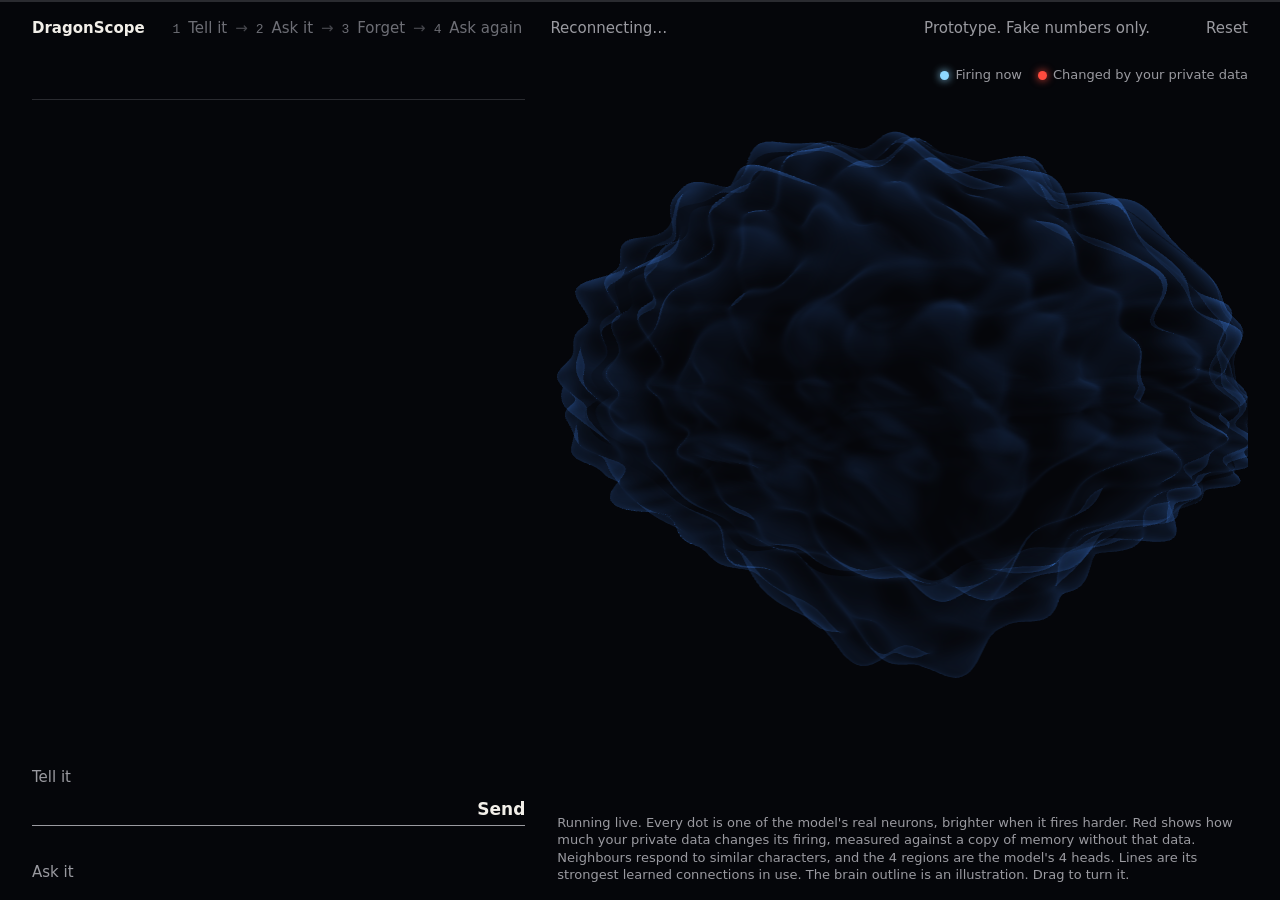
<file: dragonscope/static/index.html>
<!doctype html>
<html lang="en">
<head>
  <meta charset="utf-8">
  <meta name="viewport" content="width=device-width, initial-scale=1">
  <title>DragonScope</title>
  <link rel="icon" href="data:,">
  <link rel="stylesheet" href="style.css">
</head>
<body>
  <div class="session-line" title="Session length"><div id="session-fill"></div></div>

  <header>
    <strong>DragonScope</strong>
    <ol class="steps" id="steps" aria-label="Steps">
      <li>Tell it</li>
      <li>Ask it</li>
      <li>Forget</li>
      <li>Ask again</li>
    </ol>
    <span class="dim" id="connection" hidden>Reconnecting…</span>
    <span class="dim fake-note">Prototype. Fake numbers only.</span>
    <button class="link" id="speed" type="button"></button>
    <button class="link" id="reset" type="button">Reset</button>
  </header>

  <main>
    <section class="story">
      <div aria-live="polite">
        <p class="headline" id="headline"></p>
        <p class="subline" id="subline"></p>
        <div class="actions" id="actions"></div>
      </div>

      <div class="transcript" id="transcript"></div>

      <form id="say-form" autocomplete="off">
        <div class="choices">
          <span class="dim">Tell it</span>
          <span id="tabs"></span>
        </div>
        <div class="entry" id="entry">
          <span id="say-fields"></span>
          <button class="link strong" id="say-send" type="submit">Send</button>
        </div>
        <p class="form-note" id="form-note"></p>
      </form>

      <div class="choices">
        <span class="dim">Ask it</span>
        <span id="asks"></span>
      </div>
    </section>

    <section class="brain">
      <div class="hud" id="hud"></div>
      <div class="brain-wrap" id="brain-wrap">
        <canvas id="brain" role="img" aria-label="A glass brain holding the model's real neurons. Neurons light up as they fire, and those holding private data are red."></canvas>
        <ul class="legend">
          <li><span class="swatch fire"></span>Firing now</li>
          <li><span class="swatch hot"></span>Changed by your private data</li>
        </ul>
        <div class="readout" id="readout" hidden>
          <p class="readout-label" id="readout-label"></p>
          <div class="readout-track"><div id="readout-fill"></div></div>
        </div>
      </div>
      <div id="proof"></div>
      <p class="dim caption">Running live. Every dot is one of the model's real neurons, brighter when it fires harder. Red shows how much your private data changes its firing, measured against a copy of memory without that data. Neighbours respond to similar characters, and the 4 regions are the model's 4 heads. Lines are its strongest learned connections in use. The brain outline is an illustration. Drag to turn it.</p>
    </section>
  </main>

  <script src="vendor/three.min.js"></script>
  <script src="brain.js"></script>
  <script src="app.js"></script>
</body>
</html>
</file>
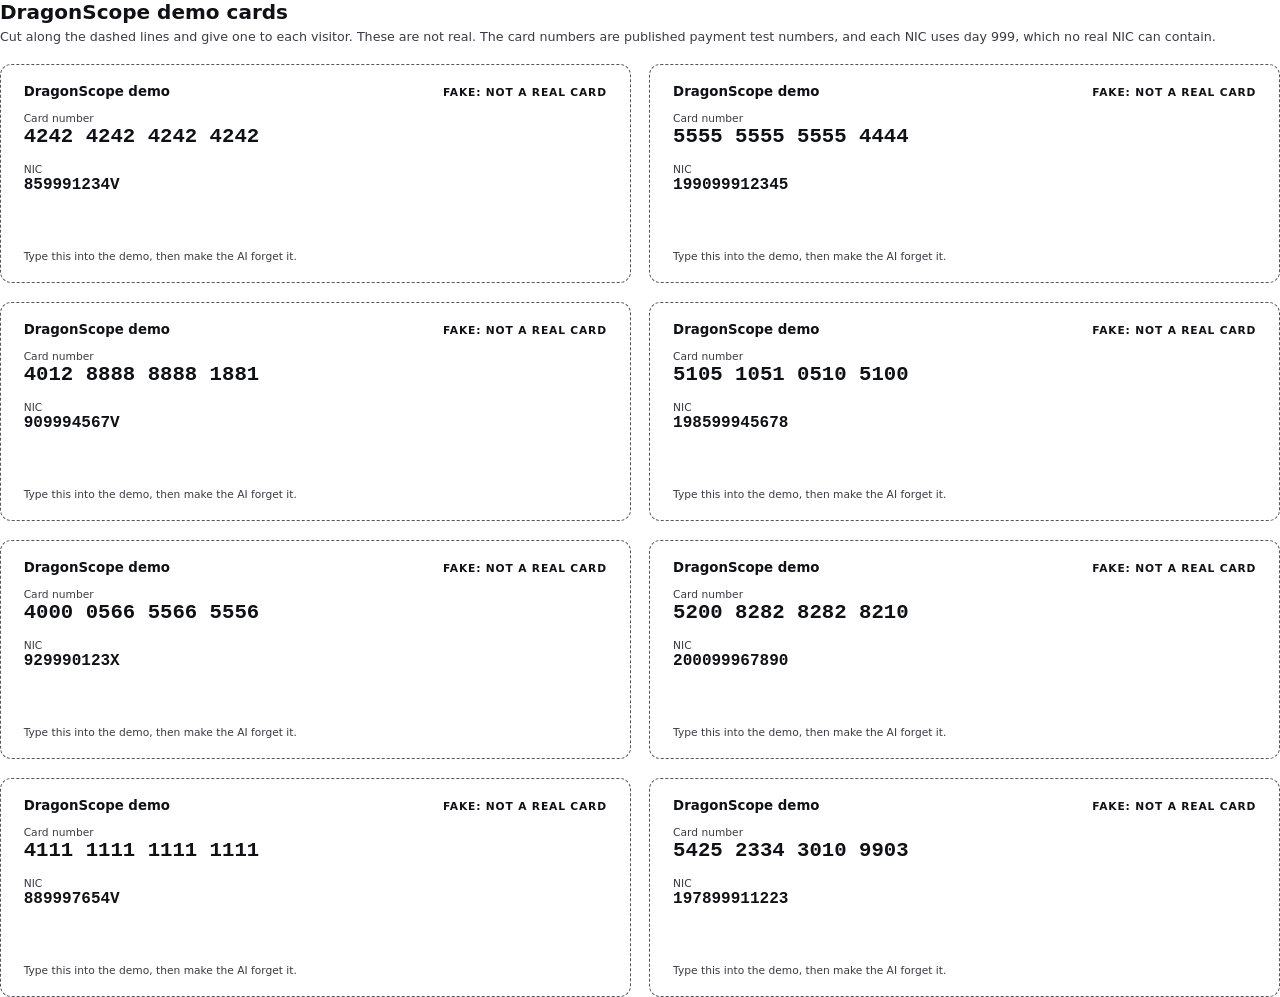
<file: booth/fake_cards.html>
<!doctype html>
<html lang="en">
<head>
  <meta charset="utf-8">
  <title>DragonScope demo cards</title>
  <style>
    @page { size: A4; margin: 10mm; }
    * { box-sizing: border-box; }
    body { margin: 0; font-family: "Segoe UI", system-ui, sans-serif; color: #101114; }
    h1 { margin: 0 0 1mm; font-size: 15pt; font-weight: 600; }
    .intro { margin: 0 0 5mm; font-size: 9.5pt; line-height: 1.35; color: #3a3b40; }
    .sheet { display: grid; grid-template-columns: 1fr 1fr; gap: 5mm; }
    .card {
      height: 58mm;
      padding: 5mm 6mm;
      display: flex;
      flex-direction: column;
      border: 0.4mm dashed #55565c;
      border-radius: 3mm;
      break-inside: avoid;
    }
    .top { display: flex; justify-content: space-between; align-items: baseline; font-size: 10pt; font-weight: 600; }
    .specimen { font-size: 8pt; font-weight: 700; letter-spacing: .08em; }
    .label { margin-top: 3.5mm; font-size: 8pt; color: #3a3b40; }
    .number { font: 600 15.5pt/1.2 Consolas, "Courier New", monospace; white-space: nowrap; }
    .nic { font-size: 12pt; }
    .foot { margin-top: auto; font-size: 8pt; line-height: 1.25; color: #3a3b40; }
  </style>
</head>
<body>
  <h1>DragonScope demo cards</h1>
  <p class="intro">Cut along the dashed lines and give one to each visitor. These are not real. The card numbers are published payment test numbers, and each NIC uses day 999, which no real NIC can contain.</p>
  <div class="sheet" id="sheet"></div>
  <script>
    const NUMBERS = [
      ["4242 4242 4242 4242", "859991234V"],
      ["5555 5555 5555 4444", "199099912345"],
      ["4012 8888 8888 1881", "909994567V"],
      ["5105 1051 0510 5100", "198599945678"],
      ["4000 0566 5566 5556", "929990123X"],
      ["5200 8282 8282 8210", "200099967890"],
      ["4111 1111 1111 1111", "889997654V"],
      ["5425 2334 3010 9903", "197899911223"],
    ];
    const sheet = document.getElementById("sheet");
    NUMBERS.forEach(([card, nic]) => {
      const node = document.createElement("div");
      node.className = "card";
      node.innerHTML = `
        <div class="top"><span>DragonScope demo</span><span class="specimen">FAKE: NOT A REAL CARD</span></div>
        <div class="label">Card number</div>
        <div class="number">${card}</div>
        <div class="label">NIC</div>
        <div class="number nic">${nic}</div>
        <div class="foot">Type this into the demo, then make the AI forget it.</div>`;
      sheet.append(node);
    });
  </script>
</body>
</html>
</file>
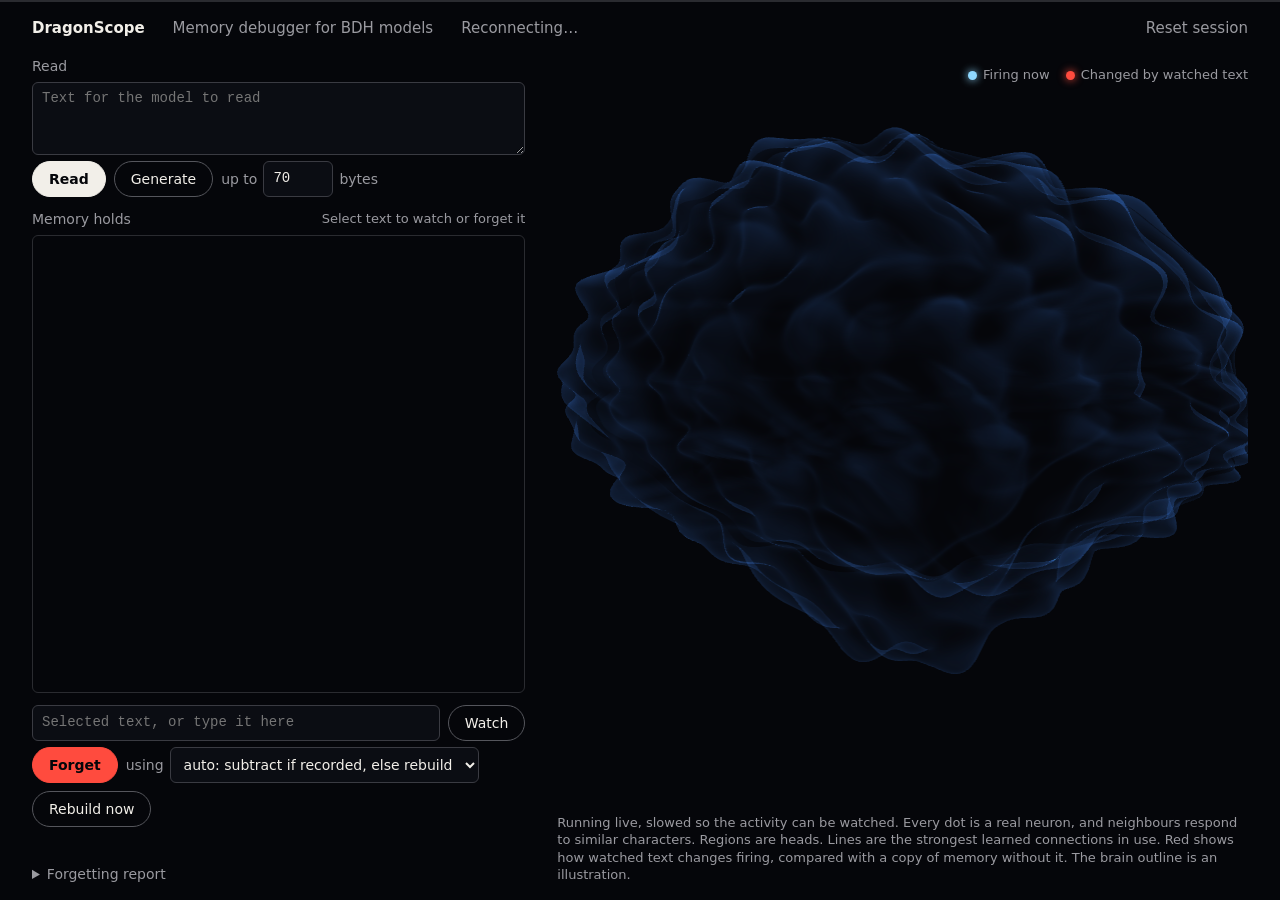
<file: dragonscope/static/inspector.html>
<!doctype html>
<html lang="en">
<head>
  <meta charset="utf-8">
  <meta name="viewport" content="width=device-width, initial-scale=1">
  <title>DragonScope</title>
  <link rel="icon" href="data:,">
  <link rel="stylesheet" href="style.css">
  <link rel="stylesheet" href="inspector.css">
</head>
<body>
  <div class="session-line" title="Session length"><div id="session-fill"></div></div>

  <header>
    <strong>DragonScope</strong>
    <span class="dim">Memory debugger for BDH models</span>
    <span class="dim" id="connection" hidden>Reconnecting…</span>
    <button class="link fake-note" id="reset" type="button">Reset session</button>
  </header>

  <main>
    <section class="story tools">
      <div class="block">
        <label for="input">Read</label>
        <textarea id="input" rows="3" spellcheck="false" placeholder="Text for the model to read"></textarea>
        <div class="row">
          <button class="tool primary" id="read" type="button">Read</button>
          <button class="tool" id="generate" type="button">Generate</button>
          <label class="inline">up to <input id="count" type="number" min="1" max="200" value="70"> bytes</label>
        </div>
      </div>

      <div class="block grow">
        <div class="row between">
          <label>Memory holds</label>
          <span class="dim small">Select text to watch or forget it</span>
        </div>
        <div class="text" id="text" tabindex="0"></div>
      </div>

      <div class="block">
        <div class="row">
          <input id="target" spellcheck="false" placeholder="Selected text, or type it here" aria-label="Text to watch or forget">
          <button class="tool" id="watch" type="button">Watch</button>
        </div>
        <div class="row">
          <button class="tool danger" id="forget" type="button">Forget</button>
          <label class="inline">using
            <select id="method">
              <option value="auto">auto: subtract if recorded, else rebuild</option>
              <option value="subtract">subtract: targeted, leaves a residual</option>
              <option value="rebuild">rebuild: rereads the session, exact</option>
            </select>
          </label>
          <button class="tool" id="rebuild" type="button">Rebuild now</button>
        </div>
        <p class="error" id="error" role="alert"></p>
      </div>

      <details class="block" id="report-form">
        <summary>Forgetting report</summary>
        <p class="dim small">Tests a copy of this session, before and after forgetting. This session does not change.</p>
        <input id="r-forget" spellcheck="false" placeholder="Text to forget" aria-label="Text to forget">
        <div class="row"><input id="r-prompt" spellcheck="false" placeholder="Prompt that asks for it" aria-label="Prompt that asks for it"></div>
        <div class="row">
          <input id="r-kept-prompt" spellcheck="false" placeholder="Prompt for something to keep" aria-label="Prompt for something to keep">
          <input id="r-kept" spellcheck="false" placeholder="Expected answer" aria-label="Expected answer to keep">
        </div>
        <button class="tool" id="run-report" type="button">Run report</button>
      </details>
    </section>

    <section class="brain">
      <div class="hud" id="hud"></div>
      <div class="brain-wrap" id="brain-wrap">
        <canvas id="brain" role="img" aria-label="The model's neurons, shown inside a brain outline. They light up as they fire, and red marks the effect of watched text."></canvas>
        <ul class="legend">
          <li><span class="swatch fire"></span>Firing now</li>
          <li><span class="swatch hot"></span>Changed by watched text</li>
        </ul>
        <div class="readout" id="readout" hidden>
          <p class="readout-label" id="readout-label"></p>
          <div class="readout-track"><div id="readout-fill"></div></div>
        </div>
      </div>
      <div id="results"></div>
      <p class="dim caption">Running live, slowed so the activity can be watched. Every dot is a real neuron, and neighbours respond to similar characters. Regions are heads. Lines are the strongest learned connections in use. Red shows how watched text changes firing, compared with a copy of memory without it. The brain outline is an illustration.</p>
    </section>
  </main>

  <script src="vendor/three.min.js"></script>
  <script src="brain.js"></script>
  <script src="inspector.js"></script>
</body>
</html>
</file>
<file: dragonscope/static/style.css>
:root {
  color-scheme: dark;
  --black: #05060a;
  --white: #f2efe9;
  --dim: #9a9aa0;
  --line: #2a2b30;
  --red: #ff4b3e;
  --fire: #8fd8ff;
  --mono: "Cascadia Mono", Consolas, "Courier New", monospace;
}

* { box-sizing: border-box; }
html, body { height: 100%; }

body {
  margin: 0;
  display: flex;
  flex-direction: column;
  background: var(--black);
  color: var(--white);
  font: 17px/1.45 "Segoe UI Variable Text", "Segoe UI", system-ui, sans-serif;
}

p, ol, ul { margin: 0; padding: 0; }
ol, ul { list-style: none; }
button, input, select { font: inherit; color: inherit; }
button:disabled { opacity: .35; cursor: default; }
:focus-visible { outline: 2px solid var(--white); outline-offset: 3px; }
.dim { color: var(--dim); }

.session-line { height: 2px; background: var(--line); }
#session-fill { height: 100%; width: 0; background: var(--white); transition: width .4s; }

header {
  display: flex;
  flex-wrap: wrap;
  align-items: baseline;
  gap: 2px 28px;
  padding: 12px 32px 0;
  font-size: 15px;
}
header strong { font-weight: 600; }
.fake-note { margin-left: auto; }

.steps { display: flex; flex-wrap: wrap; gap: 2px 8px; color: #6d6e75; counter-reset: step; }
.steps li { counter-increment: step; }
.steps li::before { content: counter(step) " "; font-family: var(--mono); font-size: 13px; }
.steps li:not(:last-child)::after { content: "→"; margin-left: 8px; color: #45464c; }
.steps li.done { color: var(--dim); }
.steps li.current { color: var(--white); font-weight: 600; }

.link { padding: 4px 0; border: 0; background: none; color: var(--dim); cursor: pointer; }
.link:hover:not(:disabled) { color: var(--white); }
.link.strong { color: var(--white); font-weight: 600; }
.link.current { color: var(--white); text-decoration: underline; text-underline-offset: 5px; }

main {
  flex: 1;
  min-height: 0;
  display: grid;
  grid-template-columns: minmax(0, 5fr) minmax(0, 7fr);
  gap: 32px;
  padding: 12px 32px 16px;
}

/* The story */

.story { min-height: 0; display: flex; flex-direction: column; gap: 12px; }

.headline {
  font-family: "Segoe UI Variable Display", "Segoe UI Light", "Segoe UI", system-ui, sans-serif;
  font-size: clamp(30px, 3.2vw, 56px);
  font-weight: 300;
  line-height: 1.1;
  letter-spacing: -.015em;
}
.headline.alert { color: var(--red); }
.headline.enter { animation: rise .5s ease-out; }
@keyframes rise {
  from { opacity: 0; transform: translateY(8px); }
  to { opacity: 1; transform: none; }
}
.subline { min-height: 25px; margin-top: 6px; color: #c3c2c0; font-size: 17px; }

.actions { display: flex; flex-wrap: wrap; gap: 8px 10px; margin-top: 12px; }
.actions:empty { display: none; }
.act {
  min-height: 48px;
  padding: 8px 26px;
  border: 1px solid var(--white);
  border-radius: 999px;
  background: var(--white);
  color: var(--black);
  font-weight: 600;
  cursor: pointer;
}
.act:hover:not(:disabled) { background: none; color: var(--white); }
.act.forget { border-color: var(--red); background: var(--red); color: var(--black); }
.act.forget:hover:not(:disabled) { background: none; color: var(--red); }
.act:not(:disabled) { animation: invite 2.2s ease-in-out infinite; }
@keyframes invite {
  0%, 100% { box-shadow: 0 0 0 0 rgba(242, 239, 233, 0); }
  50% { box-shadow: 0 0 22px 2px rgba(242, 239, 233, .25); }
}
.act.forget:not(:disabled) { animation-name: invite-red; }
@keyframes invite-red {
  0%, 100% { box-shadow: 0 0 0 0 rgba(255, 75, 62, 0); }
  50% { box-shadow: 0 0 26px 4px rgba(255, 75, 62, .5); }
}

.transcript {
  flex: 1;
  min-height: 60px;
  overflow-y: auto;
  padding-top: 2px;
  border-top: 1px solid var(--line);
}
.turn { margin: 7px 0; overflow-wrap: anywhere; }
.turn.user { color: var(--dim); }
.flagged { color: var(--red); font-family: var(--mono); font-size: .94em; }
.forgotten { color: var(--dim); font-size: .82em; font-style: italic; text-decoration: line-through; }
.caret { display: inline-block; width: 8px; height: 1em; margin-left: 2px; vertical-align: -2px; background: var(--fire); }

.choices { display: flex; flex-wrap: wrap; align-items: baseline; gap: 2px 18px; font-size: 15px; }
.choices > .dim { width: 44px; }
#tabs, #asks { display: flex; flex-wrap: wrap; gap: 2px 18px; }

.entry {
  display: flex;
  align-items: center;
  gap: 14px;
  margin-top: 4px;
  border-bottom: 1px solid var(--dim);
}
.entry:focus-within { border-bottom-color: var(--white); }
.entry.invite { border-bottom-color: var(--white); box-shadow: 0 1px 0 0 var(--white); }
#say-fields { flex: 1; min-width: 0; display: flex; align-items: center; gap: 12px; }
#say-fields input, #say-fields select {
  flex: 1;
  min-width: 0;
  min-height: 42px;
  border: 0;
  background: transparent;
  outline: 0;
}
#say-fields select option { background: var(--black); }
#say-fields input { font-family: var(--mono); font-size: 19px; }
#say-fields input::placeholder { color: #66676d; }
.form-note { min-height: 21px; margin-top: 3px; font-size: 14px; color: var(--dim); }
.form-note.error { color: var(--red); }
.form-note .link { color: var(--white); text-decoration: underline; text-underline-offset: 3px; padding: 0; }

/* The brain */

.brain { min-height: 0; min-width: 0; display: flex; flex-direction: column; gap: 8px; }
.brain-wrap { position: relative; flex: 1; min-height: 260px; cursor: grab; touch-action: none; }
.brain-wrap:active { cursor: grabbing; }
#brain { position: absolute; inset: 0; width: 100%; height: 100%; display: block; }
.caption { font-size: 13px; line-height: 1.35; }

.legend {
  position: absolute;
  top: 2px;
  right: 0;
  display: flex;
  flex-wrap: wrap;
  justify-content: flex-end;
  gap: 2px 16px;
  font-size: 13px;
  color: var(--dim);
  pointer-events: none;
}
.legend li { display: flex; align-items: center; gap: 6px; }
.swatch { width: 9px; height: 9px; border-radius: 50%; }
.swatch.fire { background: var(--fire); box-shadow: 0 0 8px var(--fire); }
.swatch.hot { background: var(--red); box-shadow: 0 0 8px var(--red); }

.hud { display: grid; grid-template-columns: repeat(4, minmax(0, 1fr)); gap: 12px; }
.hud-stat b { display: block; font: 300 clamp(24px, 2.3vw, 38px)/1.1 "Segoe UI Variable Display", "Segoe UI Light", "Segoe UI", system-ui, sans-serif; font-variant-numeric: tabular-nums; }
.hud-stat span { display: block; font-size: 13px; line-height: 1.25; color: var(--dim); }
.hud-stat.live b { color: var(--fire); }
.hud-stat.live.hot b { color: var(--red); }

.readout {
  position: absolute;
  left: 50%;
  bottom: 4px;
  width: min(420px, 90%);
  transform: translateX(-50%);
  text-align: center;
  pointer-events: none;
}
.readout-label { font-size: 15px; font-variant-numeric: tabular-nums; }
.readout-track { height: 4px; margin-top: 5px; border-radius: 2px; background: var(--line); overflow: hidden; }
#readout-fill { height: 100%; width: 0; background: var(--red); transition: width .08s linear; }

#proof:empty { display: none; }
#proof:not(:empty) + .caption { display: none; }
.stats { display: grid; grid-template-columns: repeat(3, 1fr); gap: 16px; padding-top: 8px; border-top: 1px solid var(--line); }
.stat b { display: block; font: 400 20px/1.2 var(--mono); }
.stat b.bad { color: var(--red); }
.stat span { display: block; font-size: 13px; line-height: 1.3; color: var(--dim); }
.proof-note { margin-top: 6px; font-size: 13px; color: var(--dim); }
.log { margin-top: 5px; font: 13px/1.4 var(--mono); }

@media (max-width: 900px) {
  html, body { height: auto; }
  header { padding: 12px 16px 0; }
  .fake-note { margin-left: 0; }
  main { grid-template-columns: minmax(0, 1fr); gap: 20px; padding: 12px 16px 20px; }
  .transcript { max-height: 40vh; }
  .brain-wrap { flex: none; height: 92vw; max-height: 560px; touch-action: pan-y; }
  .stats { grid-template-columns: 1fr; gap: 8px; }
  .hud { grid-template-columns: repeat(2, minmax(0, 1fr)); }
}
</file>
<file: dragonscope/static/inspector.css>
.tools { gap: 12px; overflow-y: auto; }
.block { display: flex; flex-direction: column; gap: 6px; }
.block.grow { flex: 1; min-height: 110px; }
.block > label, .block label:first-child:not(.inline), summary { font-size: 14px; color: var(--dim); }
.row { display: flex; flex-wrap: wrap; align-items: center; gap: 8px; }
.row.between { justify-content: space-between; }
.small { font-size: 13px; }
.inline { display: flex; align-items: center; gap: 6px; font-size: 14px; color: var(--dim); }

.tools textarea, .tools input, .tools select {
  min-height: 36px;
  padding: 6px 9px;
  border: 1px solid #3a3b42;
  border-radius: 6px;
  background: #0b0d13;
  font: 14px/1.4 var(--mono);
  color: var(--white);
}
.tools textarea { width: 100%; resize: vertical; }
.tools .row > input:not([type="number"]) { flex: 1 1 150px; min-width: 0; }
.tools > details > input { width: 100%; }
.tools select { font-family: inherit; min-width: 0; max-width: 100%; }
.tools input[type="number"] { width: 70px; }

.tool {
  min-height: 36px;
  padding: 4px 16px;
  border: 1px solid #55565c;
  border-radius: 999px;
  background: none;
  cursor: pointer;
  font-size: 14px;
}
.tool:hover:not(:disabled) { border-color: var(--white); }
.tool.primary { border-color: var(--white); background: var(--white); color: var(--black); font-weight: 600; }
.tool.danger { border-color: var(--red); background: var(--red); color: var(--black); font-weight: 600; }

.text {
  flex: 1;
  min-height: 80px;
  overflow-y: auto;
  padding: 8px 10px;
  border: 1px solid var(--line);
  border-radius: 6px;
  font: 14px/1.5 var(--mono);
  white-space: pre-wrap;
  overflow-wrap: anywhere;
}
.text .gap { color: var(--dim); font-size: 12px; font-style: italic; text-decoration: line-through; user-select: none; }
.text .watched { color: var(--red); }
.text .written { color: #c5e9ff; }
.text .latest { background: #1b2a38; }

.error { min-height: 19px; font-size: 13px; color: var(--red); }
summary { cursor: pointer; }
details[open] { gap: 6px; }

.results-table { width: 100%; margin-top: 4px; border-collapse: collapse; font-size: 13px; }
.results-table th, .results-table td { padding: 2px 8px 2px 0; border-top: 1px solid var(--line); font-weight: 400; text-align: right; font-variant-numeric: tabular-nums; }
.results-table thead th { border-top: 0; color: var(--dim); }
.results-table tr > :first-child { text-align: left; }
.verdict-pass { color: #6fdc9b; }
.verdict-fail { color: var(--red); font-weight: 600; }
</file>
